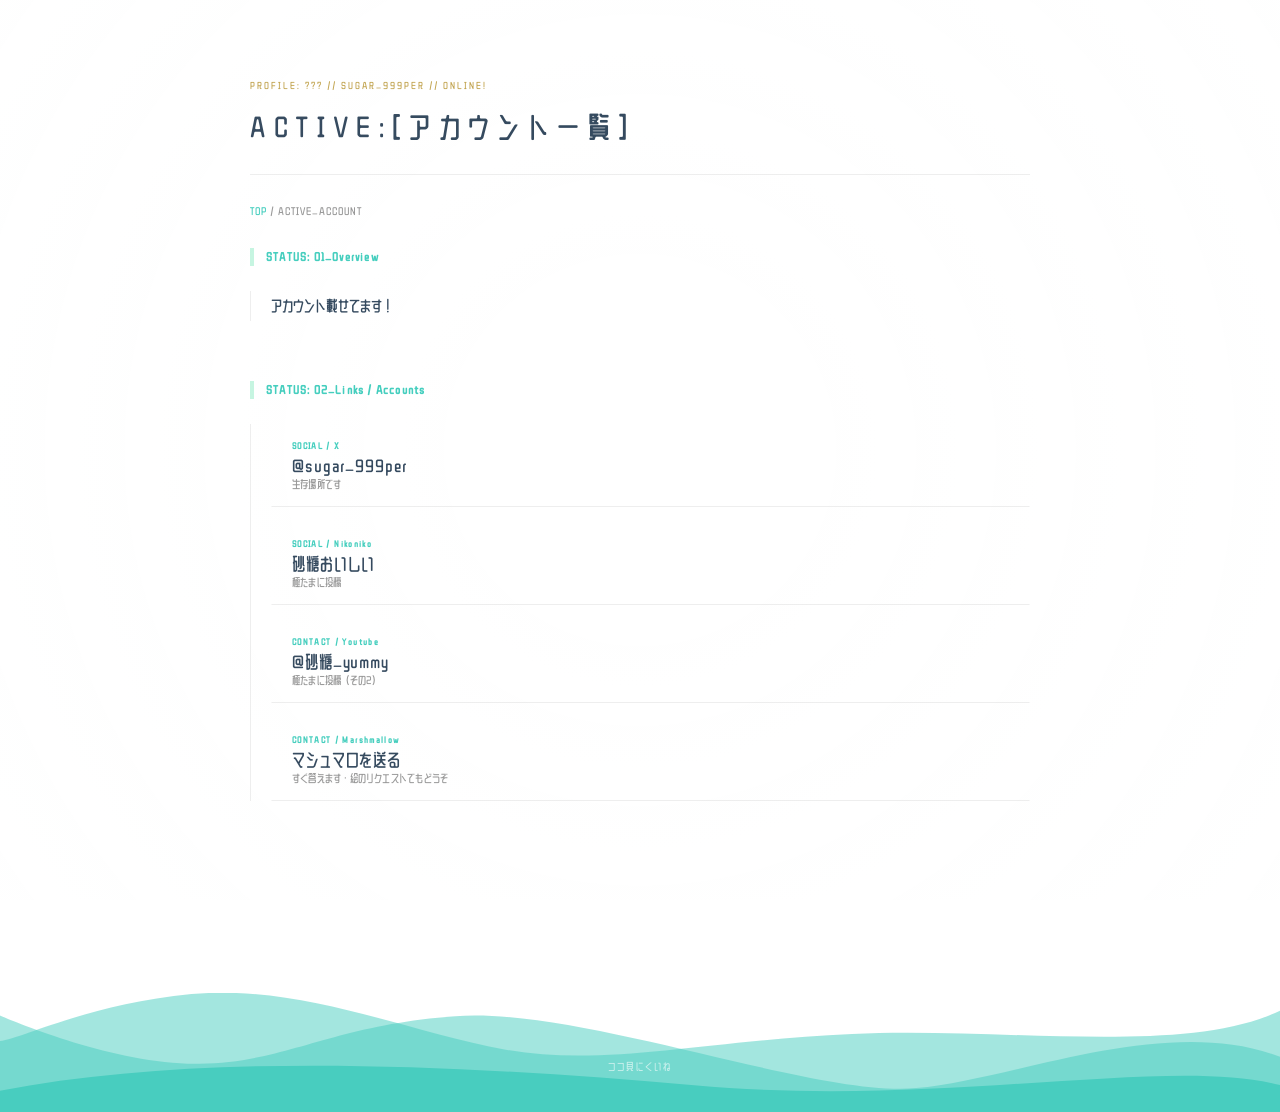
<file: account.html>
<!DOCTYPE html>
<html lang="ja">
<head>
  <meta charset="UTF-8">
  <title>砂糖おいしいのアカウント</title>
  
  <link rel="preconnect" href="https://fonts.googleapis.com">
  <link rel="preconnect" href="https://fonts.gstatic.com" crossorigin>
  <link href="https://fonts.googleapis.com/css2?family=WDXL+Lubrifont+JP+N&display=swap" rel="stylesheet">
  
  <link rel="stylesheet" href="css/style.css">
</head>
<body>
<div class="interface-wrapper">

<header>
  <div class="system-status">
    Profile: ??? // sugar_999per // <span class="heartbeat">Online!</span>
  </div>
  <h1>ACTIVE:[アカウント一覧]</h1>

</header>
 <nav class="breadcrumb">
    <a href="index.html" class="stkr-target">TOP</a> /
 <span class="current-path">ACTIVE_ACCOUNT</span>
  </nav>
<main>
  <section class="fragment-section">
    <h2>STATUS: 01_Overview</h2>
    <p class="content-text">
アカウント載せてます！
    </p>

    </section>
<section class="account-section">
  <h2>STATUS: 02_Links / Accounts</h2>
  <div class="account-list">
    <a href="https://x.com/sugar_999per" target="_blank" class="account-item">
      <div class="account-meta">SOCIAL / X</div>
      <div class="account-name">@sugar_999per</div>
      <div class="account-desc">生存場所です</div>
    </a>

    <a href="https://www.nicovideo.jp/user/134002440?ref=pc_my_timeline" target="_blank" class="account-item">
      <div class="account-meta">SOCIAL / Nikoniko</div>
      <div class="account-name">砂糖おいしい</div>
      <div class="account-desc">極たまに投稿</div>
    </a>

    <a href="https://www.youtube.com/channel/UCTeVlm33Duyor4qlsyel5Gw" target="_blank" class="account-item">
      <div class="account-meta">CONTACT / Youtube</div>
      <div class="account-name">@砂糖_yummy
</div>
      <div class="account-desc">極たまに投稿（その2）</div>
    </a>

    <a href="https://marshmallow-qa.com/36yoxttqa2jha0r?t=7SRr2r&utm_medium=url_text&utm_source=promotion" target="_blank" class="account-item">
      <div class="account-meta">CONTACT / Marshmallow</div>
      <div class="account-name">マシュマロを送る
</div>
      <div class="account-desc">すぐ答えます・絵のリクエストでもどうぞ</div>
    </a>

  </div>
</section>

  </main>




<script src="script.js"></script>


</div>
<footer class="soda-footer shapedividers_com-9187">
  <div class="footer-inner">
    <div class="footer-copyright">ココ見にくいね</div>
  </div>
</footer>
</body>
</html>
</file>
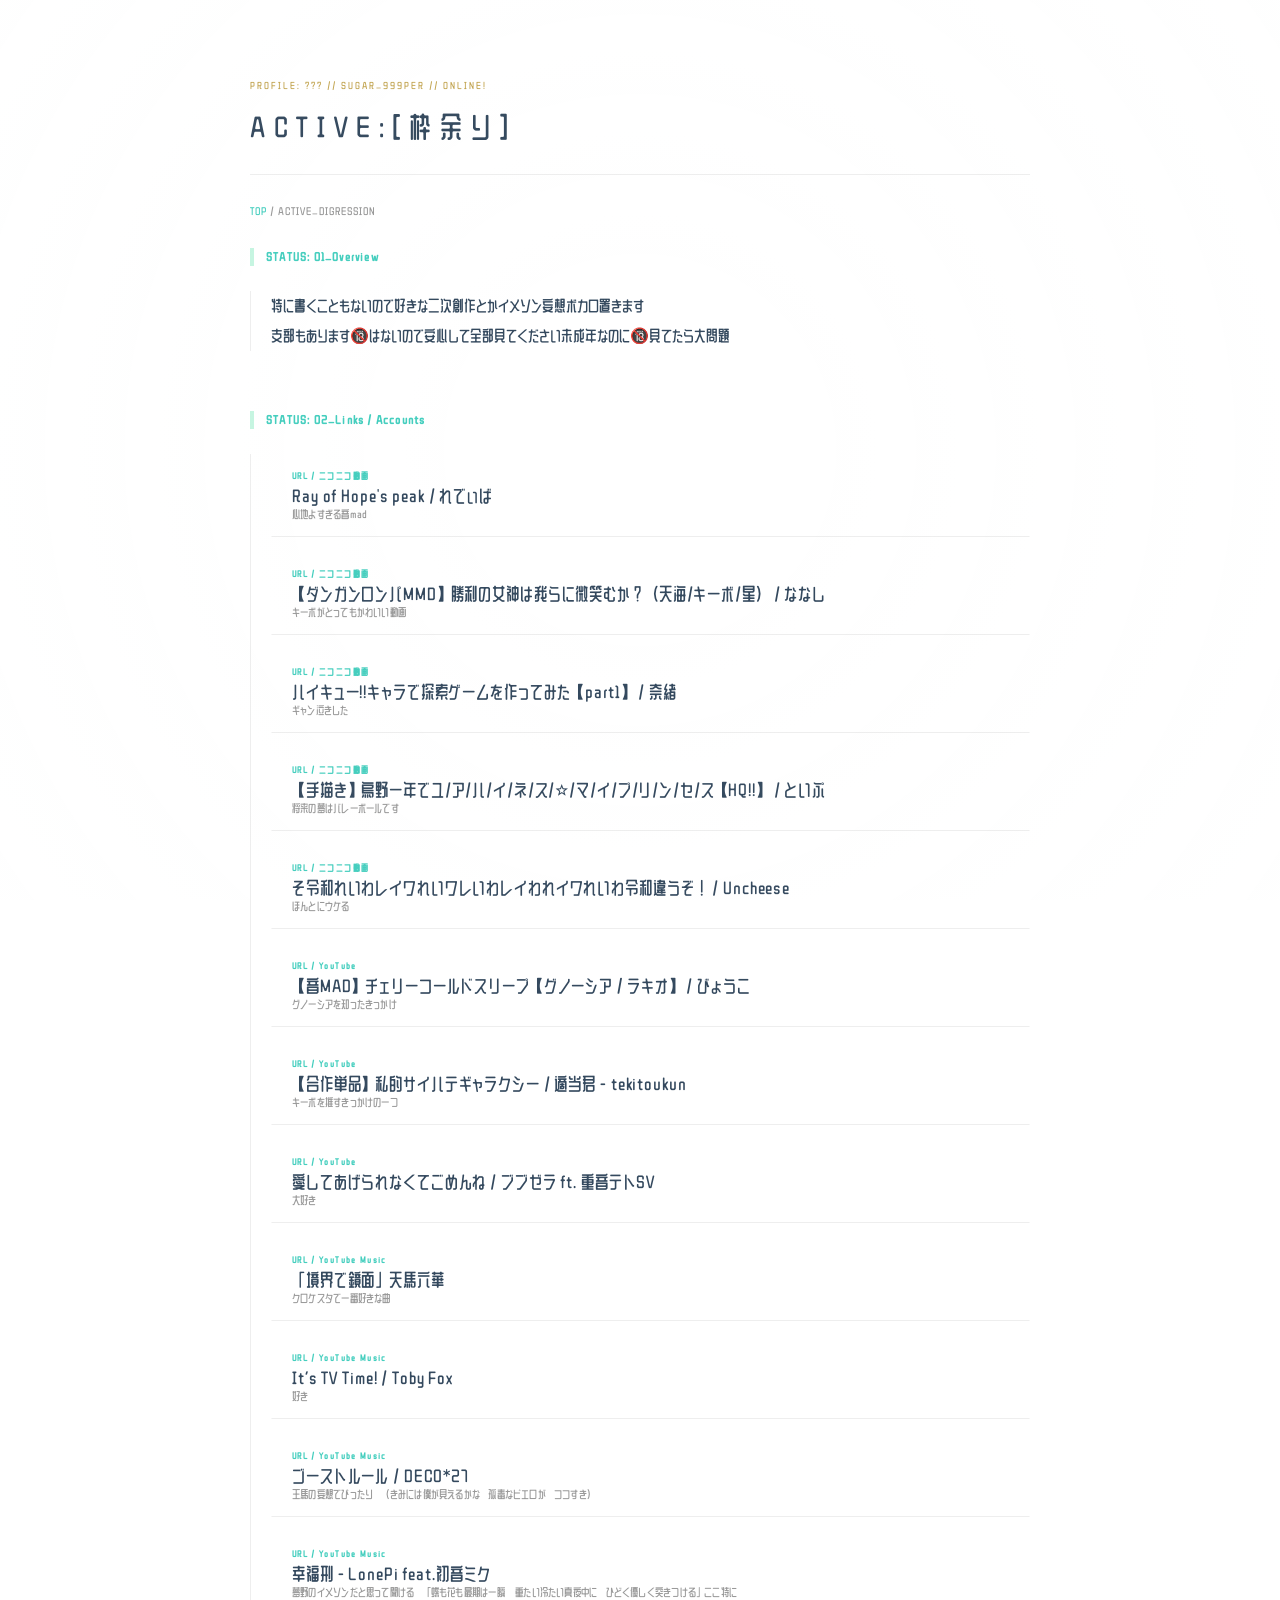
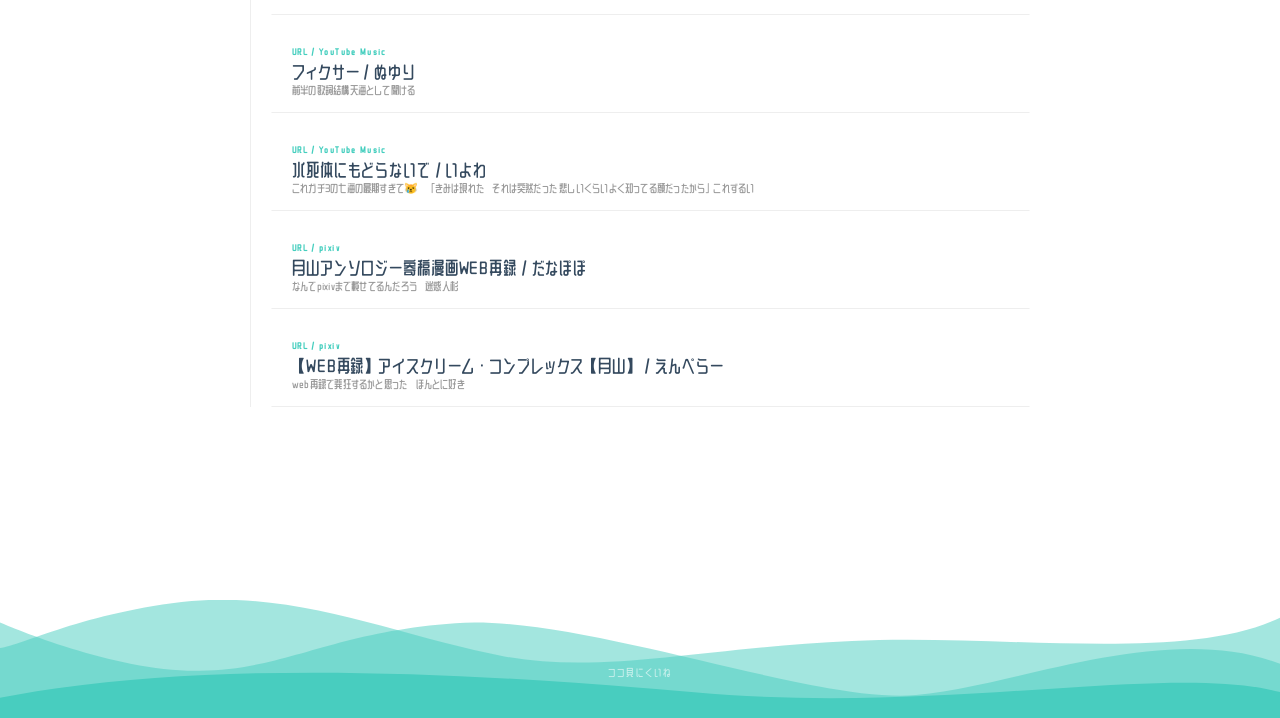
<file: DIGRESSION.html>
<!DOCTYPE html>
<html lang="ja">
<head>
  <meta charset="UTF-8">
  <title>枠余り</title>
  
  <link rel="preconnect" href="https://fonts.googleapis.com">
  <link rel="preconnect" href="https://fonts.gstatic.com" crossorigin>
  <link href="https://fonts.googleapis.com/css2?family=WDXL+Lubrifont+JP+N&display=swap" rel="stylesheet">
  
  <link rel="stylesheet" href="css/style.css">
</head>
<body>
<div class="interface-wrapper">

<header>
  <div class="system-status">
    Profile: ??? // sugar_999per // <span class="heartbeat">Online!</span>
  </div>
  <h1>ACTIVE:[枠余り]</h1>

</header>
 <nav class="breadcrumb">
    <a href="index.html" class="stkr-target">TOP</a> /
 <span class="current-path">ACTIVE_DIGRESSION</span>
  </nav>
<main>
  <section class="fragment-section">
    <h2>STATUS: 01_Overview</h2>
    <p class="content-text">
特に書くこともないので好きな二次創作とかイメソン妄想ボカロ置きます<br>支部もあります🔞はないので安心して全部見てください未成年なのに🔞見てたら大問題</p>

     </section>
<section class="account-section">
  <h2>STATUS: 02_Links / Accounts</h2>
  <div class="account-list">
    <a href="https://www.nicovideo.jp/watch/sm38905156" target="_blank" class="account-item">
      <div class="account-meta">URL / ニコニコ動画</div>
      <div class="account-name">Ray of Hope's peak / れでぃば</div>
      <div class="account-desc">心地よすぎる音mad</div>
    </a>

    <a href="https://www.nicovideo.jp/watch/sm33557921" target="_blank" class="account-item">
      <div class="account-meta">URL / ニコニコ動画</div>
      <div class="account-name">【ダンガンロンパMMD】勝利の女神は我らに微笑むか？（天海/キーボ/星） / ななし</div>
      <div class="account-desc">キーボがとってもかわいい動画</div>
    </a>

    <a href="http://nicovideo.jp/watch/sm27297021" target="_blank" class="account-item">
      <div class="account-meta">URL / ニコニコ動画</div>
      <div class="account-name">ハイキュー!!キャラで探索ゲームを作ってみた【part1】 / 奈緒</div>
      <div class="account-desc">ギャン泣きした</div>
    </a>

    <a href="https://www.nicovideo.jp/watch/sm24774824" target="_blank" class="account-item">
      <div class="account-meta">URL / ニコニコ動画</div>
      <div class="account-name">【手描き】烏野一年でユ/ア/ハ/イ/ネ/ス/☆/マ/イ/プ/リ/ン/セ/ス【HQ!!】 / といぷ</div>
      <div class="account-desc">将来の夢はバレーボールです</div>
    </a>
    <a href="https://www.nicovideo.jp/watch/sm35540128" target="_blank" class="account-item">
      <div class="account-meta">URL / ニコニコ動画</div>
      <div class="account-name">そ令和れいわレイワれいワレいわレイわれイワれいわ令和違うぞ！ / Uncheese</div>
      <div class="account-desc">ほんとにウケる</div>
    </a>

    <a href="https://www.youtube.com/watch?v=Rdf1zi1X16Y&list=LL&index=8" target="_blank" class="account-item">
      <div class="account-meta">URL / YouTube</div>
      <div class="account-name">【音MAD】チェリーコールドスリープ【グノーシア／ラキオ】 / びょうこ
</div>
      <div class="account-desc">グノーシアを知ったきっかけ</div>
    </a>
    <a href="https://www.youtube.com/watch?v=zKkf3RMSU0k" target="_blank" class="account-item">
      <div class="account-meta">URL / YouTube</div>
      <div class="account-name">【合作単品】私的サイハテギャラクシー / 適当君 - tekitoukun
</div>
      <div class="account-desc">キーボを推すきっかけの一つ</div>
    </a>
    <a href="https://www.youtube.com/watch?v=eVlxCeAesC8" target="_blank" class="account-item">
      <div class="account-meta">URL / YouTube</div>
      <div class="account-name">
愛してあげられなくてごめんね / ブブゼラ ft. 重音テトSV</div>
      <div class="account-desc">大好き</div>
    </a>
    <a href="https://music.youtube.com/playlist?list=PLU1-ZJHUFlNaFjTGw9vj9y88O9Y4xsaNu" target="_blank" class="account-item">
      <div class="account-meta">URL / YouTube Music</div>
      <div class="account-name">「境界で鏡面」天馬六華</div>
      <div class="account-desc">クロケスタで一番好きな曲</div>
    </a>
    <a href="https://music.youtube.com/watch?v=bdGkfbvMKZ4&si=aopa9qkdSj4zP1Zv" target="_blank" class="account-item">
      <div class="account-meta">URL / YouTube Music</div>
      <div class="account-name">It’s TV Time! / Toby Fox</div>
      <div class="account-desc">好き</div>
    </a>
    <a href="https://music.youtube.com/watch?v=WJDDhH9o7e4&si=TYpyF-u45yOwLgKT" target="_blank" class="account-item">
      <div class="account-meta">URL / YouTube Music</div>
      <div class="account-name">ゴーストルール / DECO*27</div>
      <div class="account-desc">王馬の妄想でぴったり　（きみには僕が見えるかな　孤毒なピエロが　ココすき）</div>
    </a>
    <a href="https://music.youtube.com/watch?v=MlTQUSFr-gw&si=jJ1kgwlBngvRd2tj" target="_blank" class="account-item">
      <div class="account-meta">URL / YouTube Music</div>
      <div class="account-name">幸福刑 - LonePi feat.初音ミク</div>
      <div class="account-desc">夢野のイメソンだと思って聞ける　「蝶も花も最期は一瞬
　重たい冷たい真夜中に　ひどく優しく突きつける」ここ特に</div>
    </a>
    <a href="https://music.youtube.com/watch?v=FaF5FmhsV8w&si=wRl9y_oddzzKkiTX" target="_blank" class="account-item">
      <div class="account-meta">URL / YouTube Music</div>
      <div class="account-name">フィクサー / ぬゆり</div>
      <div class="account-desc">前半の歌詞結構天海として聞ける</div>
    </a>
    <a href="https://music.youtube.com/watch?v=1bTQMYnEf_Y&list=PLU1-ZJHUFlNbWVoj3ZU87vUpQcU_P6bnK" target="_blank" class="account-item">
      <div class="account-meta">URL / YouTube Music</div>
      <div class="account-name">水死体にもどらないで / いよわ</div>
      <div class="account-desc">これガチ3の七海の最期すぎて😿　「きみは現れた　それは突然だった
悲しいくらいよく知ってる顔だったから」これずるい</div>
    </a>
    <a href="https://www.pixiv.net/artworks/137311029" target="_blank" class="account-item">
      <div class="account-meta">URL / pixiv</div>
      <div class="account-name">月山アンソロジー寄稿漫画WEB再録 / だなぽぽ
</div>
      <div class="account-desc">なんでpixivまで載せてるんだろう　迷惑人杉</div>
    </a>
    <a href="https://www.pixiv.net/artworks/133594344" target="_blank" class="account-item">
      <div class="account-meta">URL / pixiv</div>
      <div class="account-name">【WEB再録】アイスクリーム・コンプレックス【月山】 / えんぺらー
</div>
      <div class="account-desc">web再録で発狂するかと思った　ほんとに好き</div>
    </a>


  </div>
</section>
  </main>




<script src="script.js"></script>


</div>
<footer class="soda-footer shapedividers_com-9187">
  <div class="footer-inner">
    <div class="footer-copyright">ココ見にくいね</div>
  </div>
</footer>
</body>
</html>
</file>
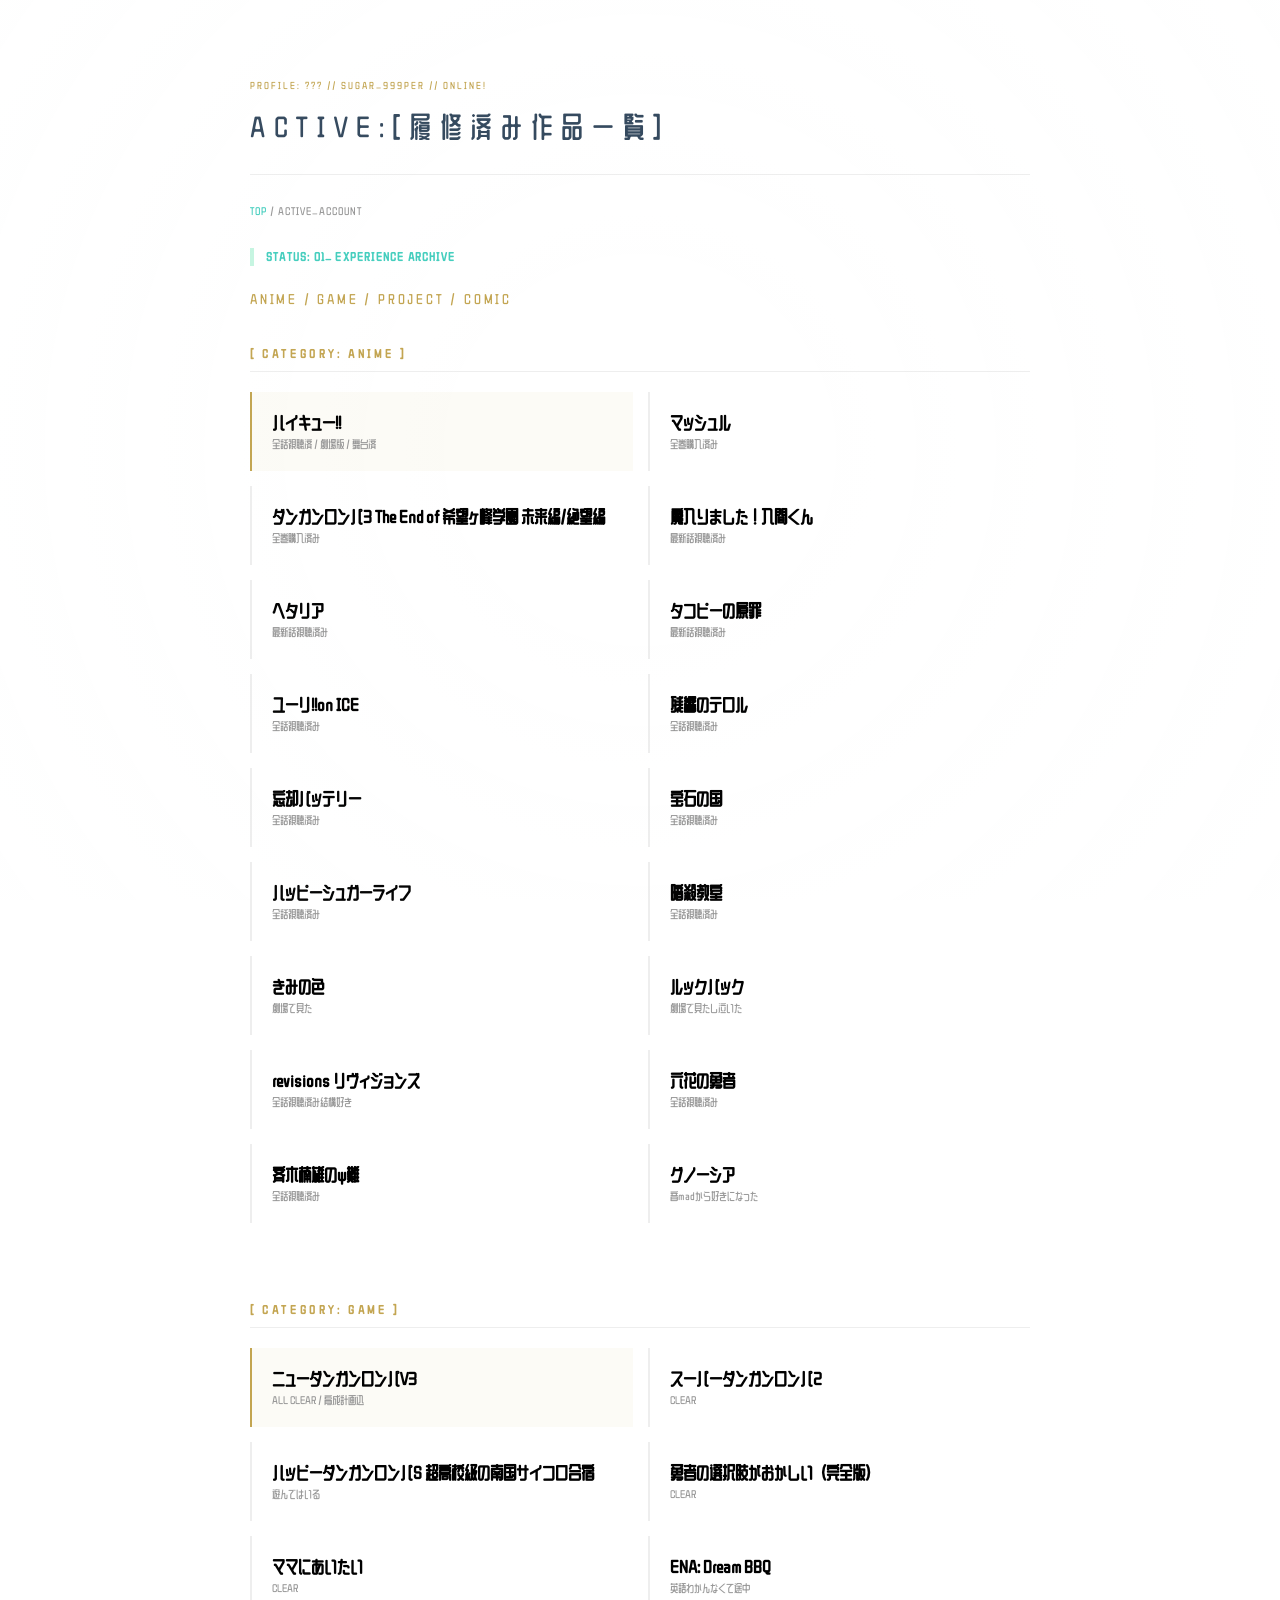
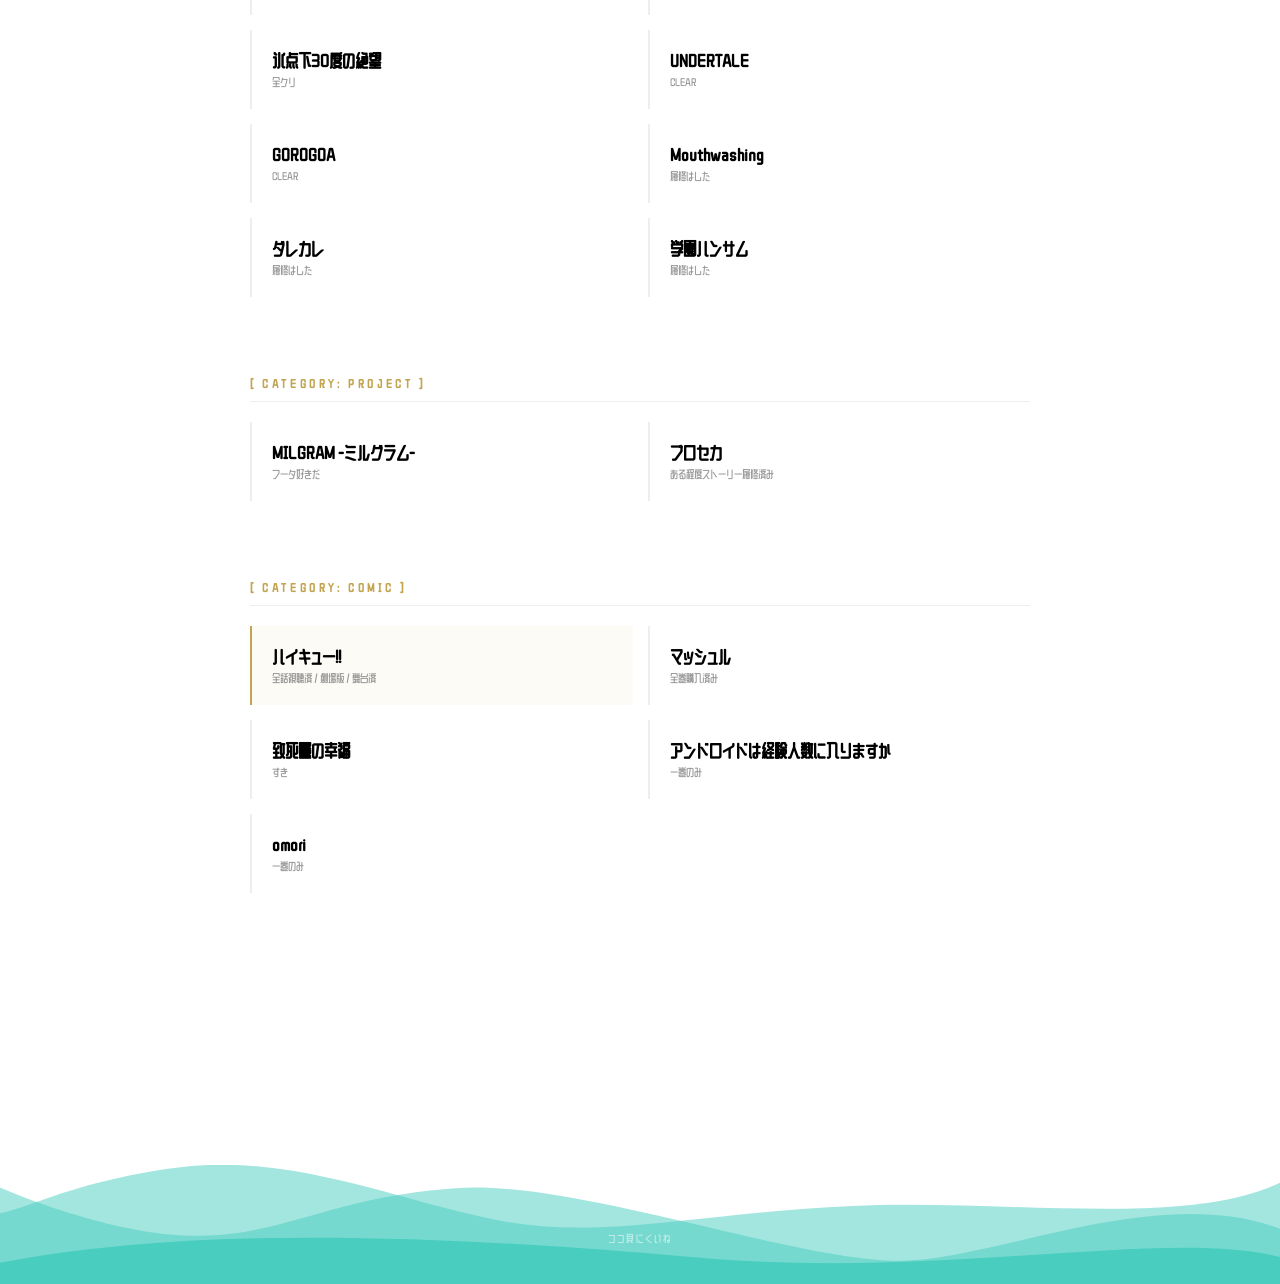
<file: EXPERIENCE.html>
<!DOCTYPE html>
<html lang="ja">
<head>
  <meta charset="UTF-8">
  <title>砂糖おいしいの履修済み作品</title>
  
  <link rel="preconnect" href="https://fonts.googleapis.com">
  <link rel="preconnect" href="https://fonts.gstatic.com" crossorigin>
  <link href="https://fonts.googleapis.com/css2?family=WDXL+Lubrifont+JP+N&display=swap" rel="stylesheet">
  
  <link rel="stylesheet" href="css/style.css">
</head>
<body>
<div class="interface-wrapper">

<header>
  <div class="system-status">
    Profile: ??? // sugar_999per // <span class="heartbeat">Online!</span>
  </div>
  <h1>ACTIVE:[履修済み作品一覧]</h1>

</header>
 <nav class="breadcrumb">
    <a href="index.html" class="stkr-target">TOP</a> /
 <span class="current-path">ACTIVE_ACCOUNT</span>
  </nav>
<main>
  <section class="fragment-section">
    <h2>STATUS: 01_ EXPERIENCE ARCHIVE</h2>
    <nav class="archive-nav">
      <a href="#anime">ANIME</a> / 
      <a href="#game">GAME</a> / 
      <a href="#project">PROJECT</a> / 
      <a href="#comic">COMIC</a>
    </nav>
  </section>

  <section class="archive-section" id="anime">
    <h3>[ CATEGORY: ANIME ]</h3>
    <div class="archive-grid">
      <div class="archive-item highlight-item">
        <div class="item-title">ハイキュー!!</div>
        <div class="item-status">全話視聴済 / 劇場版 / 舞台済</div>
      </div>
      <div class="archive-item">
        <div class="item-title">マッシュル</div>
        <div class="item-status">全巻購入済み</div>
      </div>
    <div class="archive-item">
        <div class="item-title">ダンガンロンパ3 The End of 希望ヶ峰学園 未来編/絶望編</div>
        <div class="item-status">全巻購入済み</div>
      </div>
    <div class="archive-item">
        <div class="item-title">魔入りました！入間くん</div>
        <div class="item-status">最新話視聴済み</div>
      </div>
    <div class="archive-item">
        <div class="item-title">ヘタリア</div>
        <div class="item-status">最新話視聴済み</div>
      </div>
    <div class="archive-item">
        <div class="item-title">タコピーの原罪</div>
        <div class="item-status">最新話視聴済み</div>
      </div>
    <div class="archive-item">
        <div class="item-title">ユーリ!!on ICE</div>
        <div class="item-status">全話視聴済み</div>
      </div>
    <div class="archive-item">
        <div class="item-title">残響のテロル</div>
        <div class="item-status">全話視聴済み</div>
      </div>
    <div class="archive-item">
        <div class="item-title">忘却バッテリー</div>
        <div class="item-status">全話視聴済み</div>
      </div>
    <div class="archive-item">
        <div class="item-title">宝石の国</div>
        <div class="item-status">全話視聴済み</div>
      </div>
    <div class="archive-item">
        <div class="item-title">ハッピーシュガーライフ</div>
        <div class="item-status">全話視聴済み</div>
      </div>
    <div class="archive-item">
        <div class="item-title">暗殺教室</div>
        <div class="item-status">全話視聴済み</div>
      </div>
    <div class="archive-item">
        <div class="item-title">きみの色</div>
        <div class="item-status">劇場で見た</div>
      </div>
    <div class="archive-item">
        <div class="item-title">ルックバック</div>
        <div class="item-status">劇場で見たし泣いた</div>
      </div>
    <div class="archive-item">
        <div class="item-title">revisions リヴィジョンズ</div>
        <div class="item-status">全話視聴済み結構好き</div>
      </div>
    <div class="archive-item">
        <div class="item-title">六花の勇者</div>
        <div class="item-status">全話視聴済み</div>
      </div>
    <div class="archive-item">
        <div class="item-title">斉木楠雄のψ難</div>
        <div class="item-status">全話視聴済み</div>
      </div>
    <div class="archive-item">
        <div class="item-title">グノーシア</div>
        <div class="item-status">音madから好きになった</div>
      </div>
    </div>
  </section>

  <section class="archive-section" id="game">
    <h3>[ CATEGORY: GAME ]</h3>
    <div class="archive-grid">
      <div class="archive-item highlight-item">
        <div class="item-title">ニューダンガンロンパV3</div>
        <div class="item-status">ALL CLEAR / 育成計画込</div>
      </div>
      <div class="archive-item">
        <div class="item-title">スーパーダンガンロンパ2</div>
        <div class="item-status">CLEAR</div>
      </div>
      <div class="archive-item">
        <div class="item-title">ハッピーダンガンロンパS 超高校級の南国サイコロ合宿</div>
        <div class="item-status">遊んではいる</div>
      </div>
      <div class="archive-item">
        <div class="item-title">勇者の選択肢がおかしい（完全版）</div>
        <div class="item-status">CLEAR</div>
      </div>
      <div class="archive-item">
        <div class="item-title">ママにあいたい</div>
        <div class="item-status">CLEAR</div>
      </div>
      <div class="archive-item">
        <div class="item-title">ENA: Dream BBQ</div>
        <div class="item-status">英語わかんなくて途中</div>
      </div>
      <div class="archive-item">
        <div class="item-title">氷点下30度の絶望</div>
        <div class="item-status">全クリ</div>
      </div>
      <div class="archive-item">
        <div class="item-title">UNDERTALE</div>
        <div class="item-status">CLEAR</div>
      </div>
      <div class="archive-item">
        <div class="item-title">GOROGOA</div>
        <div class="item-status">CLEAR</div>
      </div>
     <div class="archive-item">
        <div class="item-title">Mouthwashing</div>
        <div class="item-status">履修はした</div>
      </div>
     <div class="archive-item">
        <div class="item-title">ダレカレ</div>
        <div class="item-status">履修はした</div>
      </div>
           <div class="archive-item">
        <div class="item-title">学園ハンサム</div>
        <div class="item-status">履修はした</div>
      </div>
    </div>
  </section>

  <section class="archive-section" id="project">
    <h3>[ CATEGORY: PROJECT ]</h3>
    <div class="archive-grid">
      <div class="archive-item">
        <div class="item-title">MILGRAM -ミルグラム-</div>
        <div class="item-status">フータ好きだ</div>
      </div>
      <div class="archive-item">
        <div class="item-title">プロセカ</div>
        <div class="item-status">ある程度ストーリー履修済み</div>
      </div>
    </div>
  </section>

  <section class="archive-section" id="comic">
    <h3>[ CATEGORY: COMIC ]</h3>
    <div class="archive-grid">
      <div class="archive-item highlight-item">
        <div class="item-title">ハイキュー!!</div>
        <div class="item-status">全話視聴済 / 劇場版 / 舞台済</div>
      </div>
      <div class="archive-item">
        <div class="item-title">マッシュル</div>
        <div class="item-status">全巻購入済み</div>
      </div>
      <div class="archive-item">
        <div class="item-title">致死量の幸福</div>
        <div class="item-status">すき</div>
      </div>
      <div class="archive-item">
        <div class="item-title">アンドロイドは経験人数に入りますか</div>
        <div class="item-status">一巻のみ</div>
      </div>
      <div class="archive-item">
        <div class="item-title">omori</div>
        <div class="item-status">一巻のみ</div>
      </div>
    </div>
  </section>

  </main>

<script src="script.js"></script>


</div>
<footer class="soda-footer shapedividers_com-9187">
  <div class="footer-inner">
    <div class="footer-copyright">ココ見にくいね</div>
  </div>
</footer>
</body>
</html>
</file>
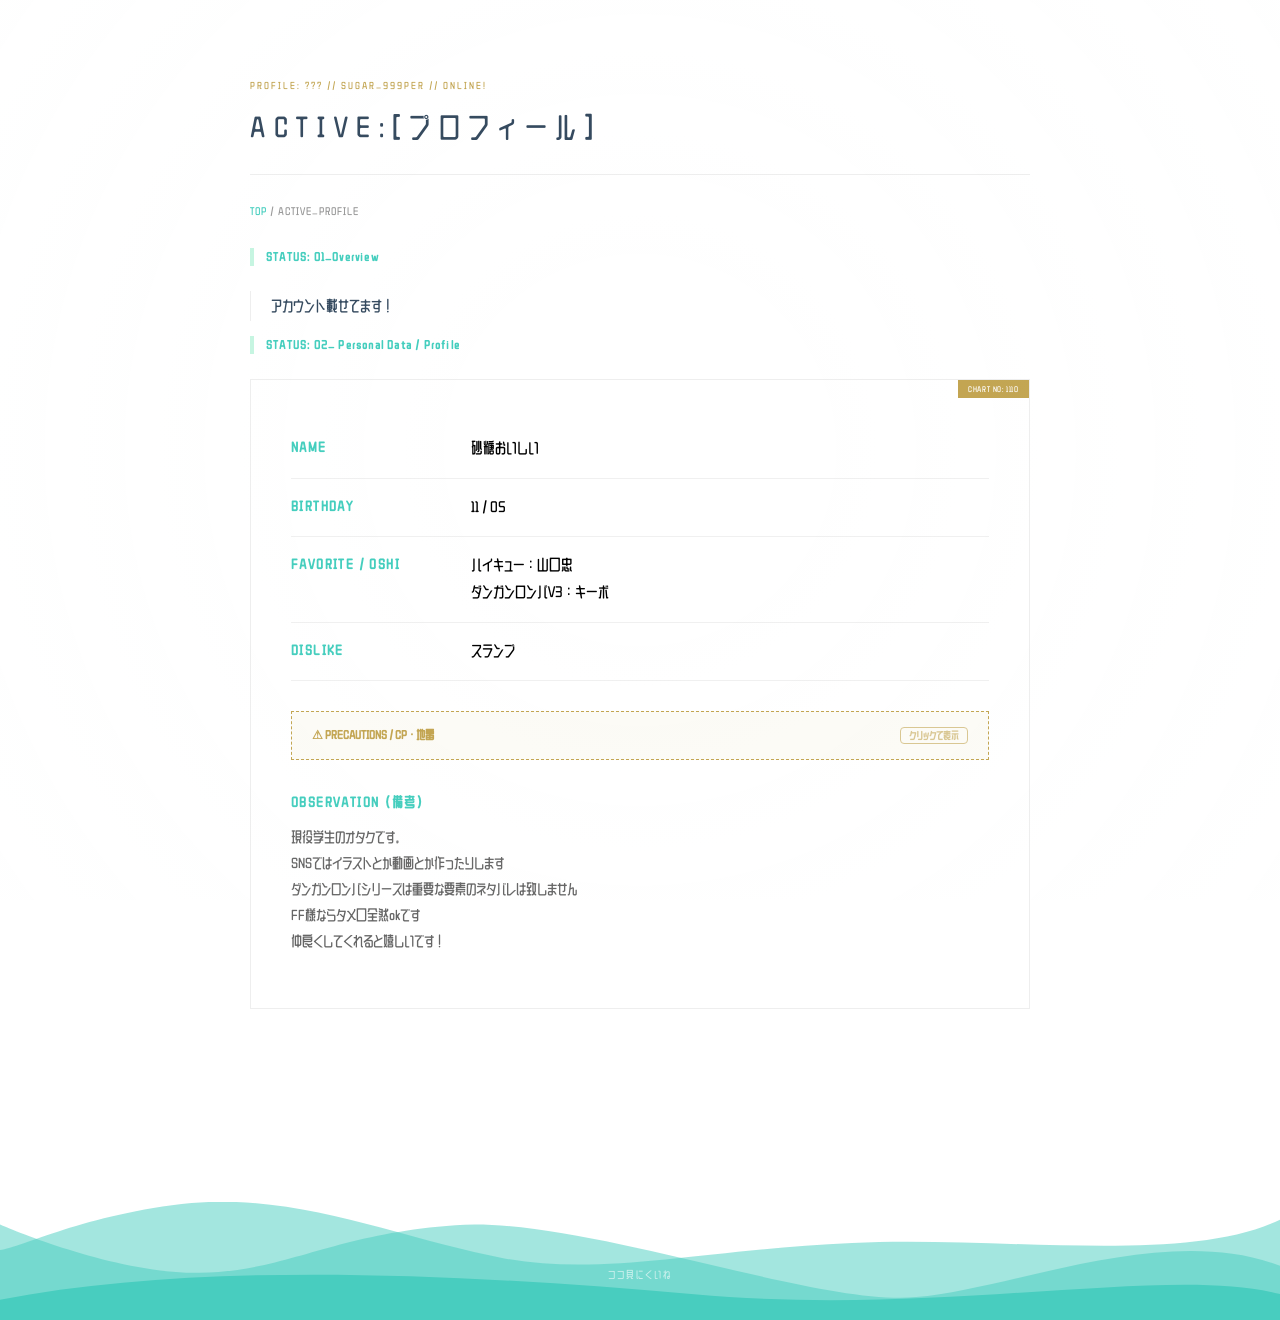
<file: PROFILE.html>
<!DOCTYPE html>
<html lang="ja">
<head>
  <meta charset="UTF-8">
  <title>砂糖おいしいのプロフィール</title>
  
  <link rel="preconnect" href="https://fonts.googleapis.com">
  <link rel="preconnect" href="https://fonts.gstatic.com" crossorigin>
  <link href="https://fonts.googleapis.com/css2?family=WDXL+Lubrifont+JP+N&display=swap" rel="stylesheet">
  
  <link rel="stylesheet" href="css/style.css">
</head>
<body>
<div class="interface-wrapper">

<header>
  <div class="system-status">
    Profile: ??? // sugar_999per // <span class="heartbeat">Online!</span>
  </div>
  <h1>ACTIVE:[プロフィール]</h1>

</header>
 <nav class="breadcrumb">
    <a href="index.html" class="stkr-target">TOP</a> /
 <span class="current-path">ACTIVE_PROFILE</span>
  </nav>
<main>
  <section class="fragment-section">
    <h2>STATUS: 01_Overview</h2>
    <p class="content-text">
アカウント載せてます！
    </p>

    </section>


<section class="profile-section">
  <h2>STATUS: 02_ Personal Data / Profile</h2>
  
 <div class="medical-chart">
  <div class="chart-row">
    <div class="chart-label">NAME</div>
    <div class="chart-value">砂糖おいしい</div>
  </div>
  
  <div class="chart-row">
    <div class="chart-label">BIRTHDAY</div>
    <div class="chart-value">11 / 05</div>
  </div>

  <div class="chart-row">
    <div class="chart-label">FAVORITE / OSHI</div>
    <div class="chart-value">
      ハイキュー：山口忠<br>
      ダンガンロンパV3：キーボ
    </div>
  </div>

  <div class="chart-row">
    <div class="chart-label">DISLIKE</div>
    <div class="chart-value">スランプ</div>
  </div>

  <div class="chart-warning">
    <details>
      <summary class="warning-title">
        <span>⚠︎ PRECAUTIONS / CP・地雷</span>
        <span class="open-guide">クリックで表示</span>
      </summary>
      <div class="warning-content">
  <div class="chart-row">
            <div class="chart-label">OTP / 推しカプ</div>
        <div class="chart-value">ハイキュー：月山月<br>V3：王キボ / 転秘転 / 最赤 / 百春</div>
        </div>
  <div class="chart-row">
            <div class="chart-label">地雷</div>
        <div class="chart-value">推しカプの相手別CP / 夢絵（自衛済みです）<br>片方女体化・過度なエログロ<br>
※その他：プロローグキーボ（飯田橋）人間説　否定マンです</div>
        </div>
      </div>
    </details>
</div>

    <div class="chart-notes">
      <div class="chart-label">OBSERVATION（備考）</div>
      <p>
現役学生のオタクです。<br>
SNSではイラストとか動画とか作ったりします<br>
ダンガンロンパシリーズは重要な要素のネタバレは致しません<br>
FF様ならタメ口全然okです<br>
仲良くしてくれると嬉しいです！</p>
    </div>
  </div>
</section>
  </main>




<script src="script.js"></script>


</div>
<footer class="soda-footer shapedividers_com-9187">
  <div class="footer-inner">
    <div class="footer-copyright">ココ見にくいね</div>
  </div>
</footer>
</body>
</html>
</file>
<file: css/style.css>
:root {
  --soda-bg: #f5fcf9;    /* ほぼ白に近い、ごく薄いミント（清潔感のある病室） */
  --soda-main: #c6f5e1;  /* クリームソーダの薄い緑 */
  --soda-accent: #44cebe;/* 薬や目の発光 */
  --gold-kintsugi: #c3a551; /* 金継ぎ：細くて上品な金 */
  --text-main: #34495e;  /* 文字は少し抜けた黒 */
  --error-fluid: #1a1a1a;/* 顔から出る黒い液体用 */
}

/* --- bodyの修正 --- */
/* --- bodyの修正：背景画像とカーソル設定を削除 --- */
body {
  margin: 0;
  background-color: #fff;
  font-family: "WDXL Lubrifont JP N", sans-serif;

  background-attachment: fixed; 
  min-height: 100vh;
  display: flex;
  flex-direction: column;
  cursor: auto; /* 通常のカーソルに戻す */
}


/* --- メインコンテナの修正 --- */
.interface-wrapper {
  max-width: 900px;
  margin: 0 auto;
  padding: 80px 60px;
  background: rgba(255, 255, 255, 0.9);

  /* flex-growでコンテンツが少なくてもフッターを最下部に押し下げる */
  flex-grow: 1;
  width: 100%;
  box-sizing: border-box;
position: relative;
}


/* 全体のノイズ（より細かく、繊細に） */
body::before {
  content: "";
  position: fixed;
  inset: 0;
  background: radial-gradient(circle, transparent 20%, var(--soda-bg) 150%),
              url('https://grainy-gradients.vercel.app/noise.svg'); /* 微細なノイズ */
  opacity: 0.05;
  pointer-events: none;
  z-index: 100;
}



/* ヘッダー：情報の断片化 */
header {
  border-bottom: 1px solid #eee;
  padding-bottom: 10px;
  margin-bottom: 30px;
}

.system-status {
  font-size: 10px;
  color: var(--gold-kintsugi);
  letter-spacing: 0.2em;
  text-transform: uppercase;
}

h1 {
  font-size: 1.8rem;
  font-weight: 300;
  letter-spacing: 0.3em;
  color: var(--text-main);
}

/* セクション：植物が侵食しているような繊細な装飾 */
h2 {
  font-size: 0.75rem;
  letter-spacing: 0.1em;
  color: var(--soda-accent);
  border-left: 4px solid var(--soda-main);
  padding: 2px 12px;
  margin-bottom: 25px;
}

.content-text {
  font-size: 0.95rem;
  line-height: 2;
  color: var(--text-main);
  border-left: 1px solid #eee;
  padding-left: 20px;
}

/* ナビゲーション：ウィンドウの重なりをイメージ */
.nav-grid {
  display: grid;
  grid-template-columns: repeat(2, 1fr);
  gap: 20px;
  margin-top: 80px;
}

.nav-item {
  position: relative;
  padding: 40px 20px;
  background: #fff;
  border: 1px solid #eee;
  text-decoration: none;
  color: var(--text-main);
  transition: all 0.4s cubic-bezier(0.165, 0.84, 0.44, 1);
  overflow: hidden;
}

/* ホバー時に「黒い液体」が少しだけ滲む演出 */
.nav-item:hover {
  border-color: var(--error-fluid);
  transform: translateY(-2px);
  box-shadow: 10px 10px 0 var(--soda-main);
}

.label-en {
  display: block;
  font-size: 1.2rem;
  font-weight: 200;
  margin-bottom: 5px;
}

.label-jp {
  font-size: 0.65rem;
  color: #999;
}


/* フッター全体のコンテナ */
/* フッター全体のコンテナ */
.soda-footer {
  overflow: hidden;
  position: relative;
  margin-top: auto;
  padding: 180px 0 40px; /* 上側に波のスペースを確保 */
  background: transparent; /* 背景の四角をなしに */
}

/* ソーダの波（提供されたコード） */
.shapedividers_com-9187::before { 
  content: '';
  position: absolute;
  z-index: 1;
  pointer-events: none;
  background-repeat: no-repeat;
  bottom: -0.1vw;
  left: -0.1vw;
  right: -0.1vw;
  top: -0.1vw; 
  background-size: 100% 120px;
  background-position: 50% 100%; 
  background-image: url('data:image/svg+xml;charset=utf8, <svg xmlns="http://www.w3.org/2000/svg" viewBox="0 0 35.28 2.17" preserveAspectRatio="none"><path d="M35.28 1.67c-3.07-.55-9.27.41-16.15 0-6.87-.4-13.74-.58-19.13.1v.4h35.28z" fill="%2349cebf"/><path d="M35.28 1.16c-3.17-.8-7.3.4-10.04.56-2.76.17-9.25-1.47-12.68-1.3-3.42.16-4.64.84-7.04.86C3.12 1.31 0 .4 0 .4v1.77h35.28z" opacity=".5" fill="%2349cebf"/><path d="M35.28.31c-2.57.84-7.68.3-11.8.43-4.1.12-6.85.61-9.57.28C11.18.69 8.3-.16 5.3.02 2.3.22.57.85 0 .87v1.2h35.28z" opacity=".5" fill="%2349cebf"/></svg>'); 
}

/* テキスト部分：中央揃え & 背景なし */
.footer-inner {
  position: relative;
  z-index: 20;
  display: flex;
  flex-direction: column; /* 縦に並べる */
  align-items: center;    /* 中央揃え */
  gap: 8px;               /* 文字の間隔 */
  font-size: 10px;
  letter-spacing: 0.2em;
  color: #fff; /* 文字色はメインカラーに合わせて落ち着かせる */
  opacity: 0.6;           /* 少し透けさせて儚い感じに */
}

.footer-serial {
  font-family: monospace; /* シリアル値っぽさを出す */
}

/* メディアクエリ：波のサイズ微調整 */
@media (min-width:2100px){
  .shapedividers_com-9187::before{
    background-size: 100% calc(2vw + 120px);
  }
} 

/* 浮遊ファイル */
#floating-file {
  position: fixed;
  bottom: 20px;
  right: 20px;
  font-size: 30px;
  cursor: pointer;
  z-index: 1000;
  filter: drop-shadow(0 0 5px var(--soda-main));
}

/* 隠しウィンドウ */
#secret-window {
  position: fixed;
  top: 100px;
  left: 100px;
  width: 250px;
  background: white;
  border: 1px solid var(--gold-kintsugi);
  box-shadow: 10px 10px 0 var(--soda-main);
  display: none;
  z-index: 1001;
}

#window-header {
  background: var(--gold-kintsugi);
  color: white;
  padding: 5px 10px;
  font-size: 10px;
  display: flex;
  justify-content: space-between;
  cursor: move;
}

.window-content {
  padding: 15px;
  font-size: 12px;
  color: var(--text-main);
}



/* バグ（馬鹿）モード：文字が顔文字化 */
.baka-mode {
  filter: invert(1) hue-rotate(180deg) !important; /* 色反転 */
  background-color: #000 !important;
}

.baka-mode * {
  font-family: "Courier New", monospace !important;
}













/* ウィンドウをページ上の絶対位置に配置できるようにする */
#secret-window {
  position: absolute; /* fixedから変更 */
  width: 280px;
  background: white;
  border: 1px solid var(--gold-kintsugi);
  box-shadow: 10px 10px 0 var(--soda-main);
  display: none;
  z-index: 1001;
  cursor: default;
}

#window-header {
  background: var(--gold-kintsugi);
  color: white;
  padding: 8px 12px;
  font-size: 11px;
  display: flex;
  justify-content: space-between;
  cursor: grab; /* 掴める感 */
  user-select: none;
}

#window-header:active {
  cursor: grabbing;
}

#close-btn {
  cursor: pointer;
  padding: 0 5px;
}

#close-btn:hover {
  background: rgba(255,255,255,0.2);
}











/* ローディング画面全体 */
#loader {
  position: fixed;
  inset: 0;
  background: #f5fcf9; /* 本体背景と同じ色 */
  z-index: 99999;
  display: flex;
  justify-content: center;
  align-items: center;
  transition: opacity 0.8s ease;
}

.loader-content {
  text-align: center;
  font-family: "WDXL Lubrifont JP N", sans-serif;
}

/* なると画像のスタイル */
.naruto-img {
  width: 80px;      /* サイズはお好みで */
  height: auto;
  margin-bottom: 20px;
  display: inline-block;
  animation: spin 1.2s linear infinite; /* 1.2秒で1回転 */
  filter: drop-shadow(0 0 5px rgba(46, 204, 113, 0.2)); /* ほんのりソーダ色に光らせる */
}

/* 回転アニメーション（以前と同じ） */
@keyframes spin {
  from { transform: rotate(0deg); }
  to { transform: rotate(360deg); }
}


.loading-text {
  font-size: 14px;
  color: var(--soda-accent);
  letter-spacing: 0.2em;
  margin-bottom: 10px;
}

.loading-status {
  font-size: 10px;
  color: #999;
}

/* 読み込み完了後に消すためのクラス */
.loaded {
  opacity: 0;
  pointer-events: none;
}










/* パンくずリスト（追加） */
.breadcrumb {
  font-size: 11px;
  margin-bottom: 30px;
  letter-spacing: 1px;
  color: #999;
}
.breadcrumb a {
  color: var(--soda-accent);
  text-decoration: none;
}

/* 記録グリッド（提供されたworks-gridを今のトーンに） */
.records-grid {
  display: grid;
  grid-template-columns: repeat(auto-fill, minmax(300px, 1fr));
  gap: 25px;
}

.record-card {
  background: rgba(255, 255, 255, 0.5); /* 白背景に馴染ませる */
  border: 1px solid rgba(46, 204, 113, 0.2);
  transition: all 0.3s ease;
  backdrop-filter: blur(5px);
}

.record-card:hover {
  transform: translateY(-5px);
  border-color: var(--soda-accent);
  box-shadow: 0 10px 20px rgba(46, 204, 113, 0.1);
}

.record-thumb {
  width: 100%;
  aspect-ratio: 16 / 9;
  background: #eee;
  display: flex;
  align-items: center;
  justify-content: center;
  overflow: hidden;
  border-bottom: 1px solid rgba(46, 204, 113, 0.1);
}

.no-image {
  font-size: 10px;
  letter-spacing: 2px;
  color: #ccc;
}

.record-info {
  padding: 20px;
}

.record-type {
  font-size: 9px;
  color: var(--soda-accent);
  font-weight: bold;
}

.record-title {
  font-size: 1.1rem;
  margin: 8px 0;
  font-weight: normal;
}

.record-desc {
  font-size: 12px;
  color: #666;
  margin-bottom: 20px;
  line-height: 1.5;
}

.record-link {
  display: inline-block;
  padding: 6px 15px;
  background: var(--soda-accent);
  color: white;
  text-decoration: none;
  font-size: 10px;
  clip-path: polygon(0 0, 90% 0, 100% 100%, 0% 100%);
  transition: 0.2s;
}

.record-link:hover {
  background: #27ae60;
  padding-left: 20px; /* 少し伸びる動き */
}




.detail-window {
  background: rgba(255, 255, 255, 0.8);
  border-left: 5px solid var(--soda-accent);
  padding: 40px;
  animation: data-reveal 0.5s ease-out; /* ふわっと出す */
}

@keyframes data-reveal {
  from { opacity: 0; transform: translateX(10px); }
  to { opacity: 1; transform: translateX(0); }
}

.detail-body {
  font-size: 14px;
  line-height: 2;
  color: #444;
  white-space: pre-wrap; /* 改行を有効にする */
  letter-spacing: 0.05em;
}

#detail-sync {
  font-family: monospace;
  color: var(--soda-accent);
  margin-bottom: 10px;
}




.records-grid {
  display: grid;
  grid-template-columns: repeat(auto-fill, minmax(300px, 1fr));
  gap: 25px;
  align-items: start;
}

#log-detail {
  grid-column: 1 / -1; 
  width: 100%;
  order: 999; /* 常に一番下に配置 */
}

/* 画像を確実に出すための指定 */
#detail-img-box img {
  width: 250px;
  height: auto;
  display: block !important;
  border: 1px solid rgba(46, 204, 113, 0.3);
}


.record-card {
  position: relative;
  overflow: visible;
}

.record-card.is-open {
  grid-column: 1 / -1;
  display: grid;
  grid-template-columns: 180px 1fr;
  gap: 30px;
  padding: 30px 30px 30px 0;
}

.record-card.is-open .record-thumb {
  transform: translateX(-220px);
  width: 180px;
  border: 1px solid rgba(46,204,113,.3);
}

.record-detail {
  font-size: 14px;
  line-height: 2;
}
.record-card.is-open .record-info {
  grid-column: 2;
}

.record-card.is-open .record-detail {
  grid-column: 2;
}




.record-card.is-open {
  overflow: visible !important;
}

.record-card.is-open .record-thumb {
  overflow: visible !important;
  background: red;
}


/* アカウントセクション全体 */
.account-section {
  margin-top: 60px;
}

.account-list {
  display: flex;
  flex-direction: column;
  gap: 15px;
  padding-left: 20px;
  border-left: 1px solid #eee;
}

/* 各アイテムのスタイル */
.account-item {
  display: block;
  padding: 15px 20px;
  text-decoration: none;
  color: var(--text-main);
  background: rgba(255, 255, 255, 0.4);
  border: 1px solid transparent;
  border-bottom: 1px solid #eee;
  transition: all 0.3s ease;
  position: relative;
}

/* ホバー演出：ソーダ色の発光と金継ぎの強調 */
.account-item:hover {
  background: white;
  border-color: var(--soda-main);
  border-left: 4px solid var(--gold-kintsugi); /* 左端に金継ぎのライン */
  transform: translateX(5px);
  box-shadow: 0 5px 15px rgba(46, 204, 113, 0.05);
}

.account-meta {
  font-size: 9px;
  color: var(--soda-accent);
  letter-spacing: 0.15em;
  font-weight: bold;
  margin-bottom: 4px;
}

.account-name {
  font-size: 1.1rem;
  letter-spacing: 0.05em;
  margin-bottom: 2px;
}

.account-desc {
  font-size: 11px;
  color: #999;
  letter-spacing: 0.02em;
}

/* ホバー時に説明文の色を少し濃くする */
.account-item:hover .account-desc {
  color: #666;
}

/* プロフィール全体 */
.medical-chart {
  border: 1px solid #eee;
  background: rgba(255, 255, 255, 0.5);
  padding: 30px;
  position: relative;
  overflow: hidden;
}

/* 左上の装飾（カルテを留めるクリップ風） */
.medical-chart::before {
  content: "CHART NO: 1110";
  position: absolute;
  top: 0;
  right: 0;
  background: var(--gold-kintsugi);
  color: white;
  font-size: 8px;
  padding: 4px 10px;
  letter-spacing: 0.1em;
}

.chart-row {
  display: flex;
  border-bottom: 1px solid #f0f0f0;
  padding: 15px 0;
}

.chart-label {
  width: 120px;
  font-size: 10px;
  color: var(--soda-accent);
  font-weight: bold;
  letter-spacing: 0.1em;
  padding-top: 4px;
}

.chart-value {
  flex: 1;
  font-size: 0.95rem;
  line-height: 1.6;
}

.chart-notes {
  margin-top: 30px;
}

.chart-notes p {
  font-size: 0.9rem;
  line-height: 1.8;
  color: #666;
  background: repeating-linear-gradient(
  ); /* ノートの罫線風 */
}
/* --- 150%スケール調整 --- */
.medical-chart {
  padding: 40px;
  font-size: 1.1rem; /* 全体的に読みやすく */
}

.chart-label {
  width: 180px;
  font-size: 14px;
  color: var(--soda-accent);
}

.chart-value {
  line-height: 1.8;
}

/* --- ワンクッション（details）のデザイン --- */
.chart-warning {
  margin-top: 30px;
  border: 1px dashed var(--gold-kintsugi); /* 金継ぎ色の破線 */
  background: rgba(195, 165, 81, 0.05); /* ほんのりゴールド背景 */
}

.warning-title {
  padding: 15px 20px;
  cursor: pointer;
  list-style: none; /* デフォルトの三角形を消す */
  display: flex;
  justify-content: space-between;
  align-items: center;
  font-size: 12px;
  font-weight: bold;
  color: var(--gold-kintsugi);
}

/* ブラウザ標準の三角形を消す用（Safariなど） */
.warning-title::-webkit-details-marker {
  display: none;
}

.open-guide {
  font-size: 10px;
  opacity: 0.6;
  border: 1px solid var(--gold-kintsugi);
  padding: 2px 8px;
  border-radius: 4px;
}

.warning-content {
  padding: 20px;
  border-top: 1px dashed var(--gold-kintsugi);
  font-size: 0.95rem;
  line-height: 2;
  color: #777;
}

/* 開いたときのちょっとしたアニメーション（任意） */
details[open] .warning-content {
  animation: fadeIn 0.4s ease;
}

@keyframes fadeIn {
  from { opacity: 0; transform: translateY(-5px); }
  to { opacity: 1; transform: translateY(0); }
}


/* アーカイブ用ナビ */
.archive-nav {
  font-size: 14px;
  letter-spacing: 0.2em;
  margin-bottom: 40px;
  color: var(--gold-kintsugi);
}

.archive-nav a {
  text-decoration: none;
  color: inherit;
  transition: 0.3s;
}

.archive-nav a:hover {
  color: var(--soda-accent);
  text-shadow: 0 0 8px var(--soda-main);
}

/* カテゴリごとのセクション */
.archive-section {
  margin-bottom: 80px;
}

.archive-section h3 {
  font-size: 12px;
  color: var(--gold-kintsugi);
  border-bottom: 1px solid #eee;
  padding-bottom: 10px;
  margin-bottom: 20px;
  letter-spacing: 0.3em;
}

/* 作品タイル */
.archive-grid {
  display: grid;
  grid-template-columns: repeat(2, 1fr); /* 2列並び */
  gap: 15px;
}

.archive-item {
  padding: 20px;
  background: rgba(255, 255, 255, 0.6);
  border-left: 2px solid #eee;
  transition: 0.3s;
}

.archive-item:hover {
  background: white;
  border-left: 2px solid var(--soda-accent);
  transform: translateX(5px);
}

/* 特に好きな作品へのハイライト */
.highlight-item {
  border-left: 2px solid var(--gold-kintsugi);
  background: rgba(195, 165, 81, 0.05);
}

.item-title {
  font-size: 1.1rem;
  font-weight: bold;
  margin-bottom: 5px;
}

.item-status {
  font-size: 11px;
  color: #999;
}
</file>
